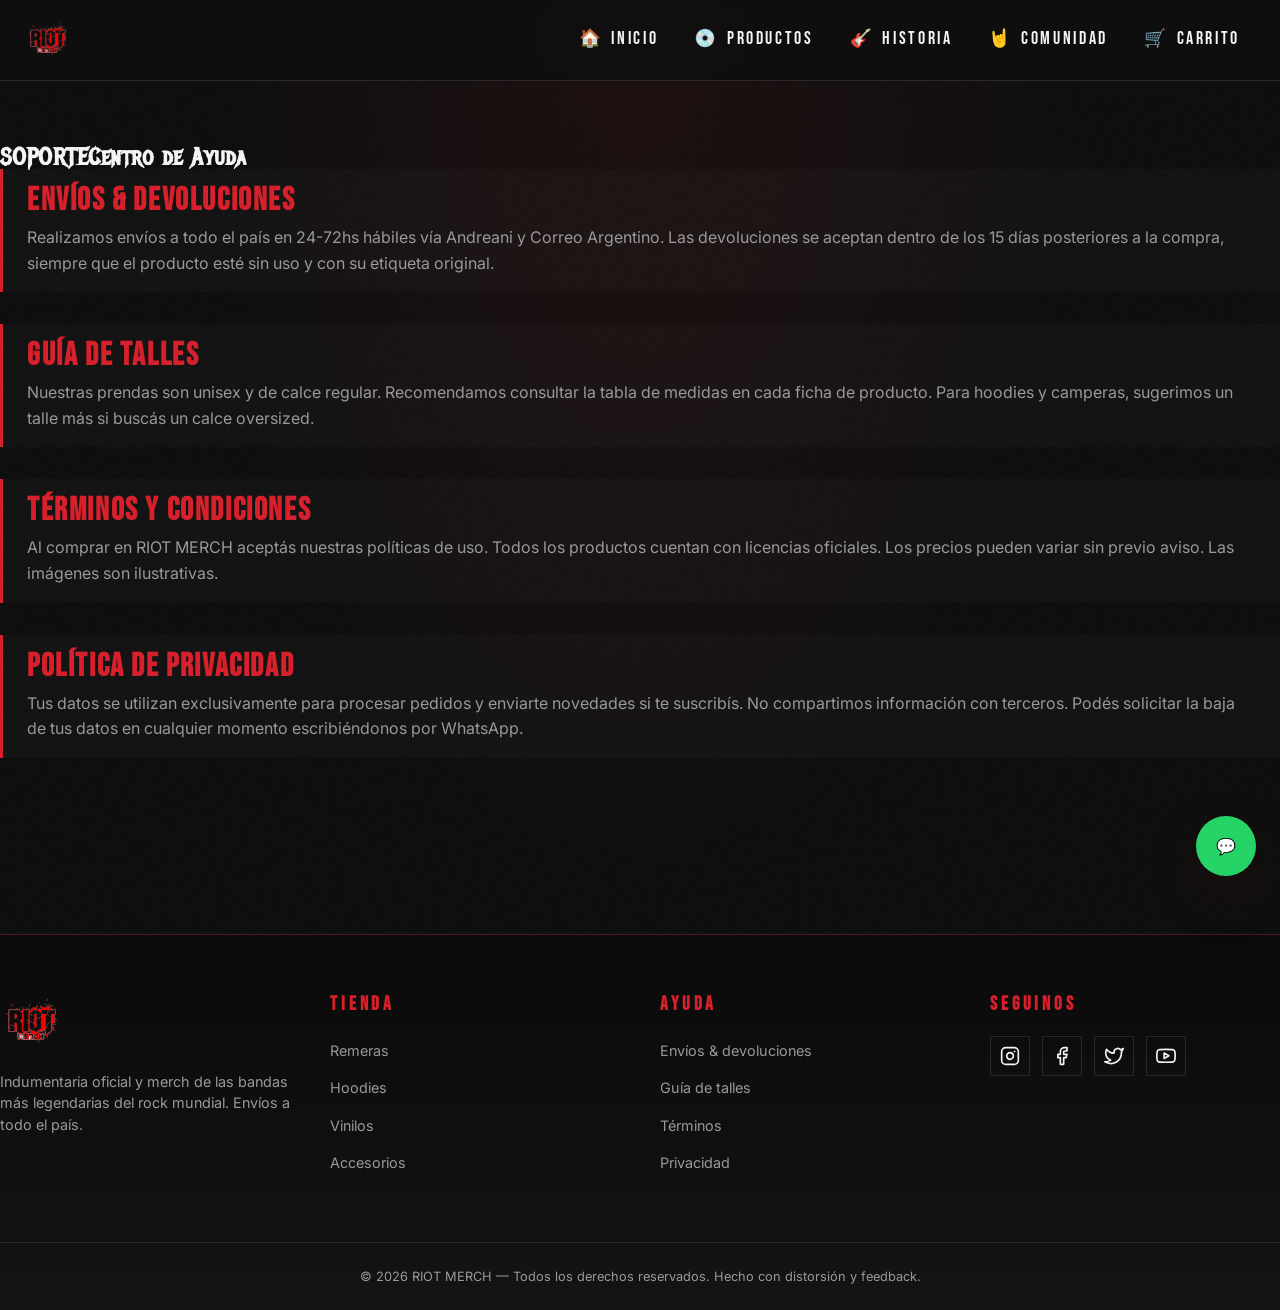
<file: ayuda.html>
<!DOCTYPE html>
<html lang="es">
<head>
<meta charset="UTF-8">
<meta name="viewport" content="width=device-width, initial-scale=1.0">
<title>Ayuda — RIOT MERCH</title>
<meta name="description" content="Información sobre envíos, devoluciones, guía de talles, términos y privacidad de RIOT MERCH.">
<link rel="preconnect" href="https://fonts.googleapis.com">
<link href="https://fonts.googleapis.com/css2?family=Bebas+Neue&family=Metal+Mania&family=Special+Elite&display=swap" rel="stylesheet">
<link rel="stylesheet" href="css/styles.css">
</head>
<body>
<header class="nav">
  <div class="container nav-inner">
    <a href="index.html"><img src="images/logo.png" alt="Riot Merch logo" class="nav-logo"></a>
    <nav class="nav-links">
      <a class="nav-link" data-page="index.html" href="index.html">🏠 <span class="label">Inicio</span></a>
      <a class="nav-link" data-page="productos.html" href="productos.html">💿 <span class="label">Productos</span></a>
      <a class="nav-link" data-page="historia.html" href="historia.html">🎸 <span class="label">Historia</span></a>
      <a class="nav-link" data-page="comunidad.html" href="comunidad.html">🤘 <span class="label">Comunidad</span></a>
      <a class="nav-link" data-page="carrito.html" href="carrito.html" style="position:relative">🛒 <span class="label">Carrito</span>
        <span id="cart-badge" class="cart-badge" style="display:none;position:absolute;top:-6px;right:-10px"></span>
      </a>
    </nav>
  </div>
</header>
<section class="container block">
  <h1 class="section-title"><span class="kicker">SOPORTE</span>Centro de Ayuda</h1>

  <article id="envios" class="help-block">
    <h2>Envíos & devoluciones</h2>
    <p>Realizamos envíos a todo el país en 24-72hs hábiles vía Andreani y Correo Argentino. Las devoluciones se aceptan dentro de los 15 días posteriores a la compra, siempre que el producto esté sin uso y con su etiqueta original.</p>
  </article>

  <article id="talles" class="help-block">
    <h2>Guía de talles</h2>
    <p>Nuestras prendas son unisex y de calce regular. Recomendamos consultar la tabla de medidas en cada ficha de producto. Para hoodies y camperas, sugerimos un talle más si buscás un calce oversized.</p>
  </article>

  <article id="terminos" class="help-block">
    <h2>Términos y condiciones</h2>
    <p>Al comprar en RIOT MERCH aceptás nuestras políticas de uso. Todos los productos cuentan con licencias oficiales. Los precios pueden variar sin previo aviso. Las imágenes son ilustrativas.</p>
  </article>

  <article id="privacidad" class="help-block">
    <h2>Política de privacidad</h2>
    <p>Tus datos se utilizan exclusivamente para procesar pedidos y enviarte novedades si te suscribís. No compartimos información con terceros. Podés solicitar la baja de tus datos en cualquier momento escribiéndonos por WhatsApp.</p>
  </article>
</section>

<footer class="foot">
  <div class="container foot-grid">
    <div>
      <img src="images/logo.png" alt="Riot Merch" style="height:64px;margin-bottom:1rem">
      <p style="color:var(--muted);font-size:.9rem">Indumentaria oficial y merch de las bandas más legendarias del rock mundial. Envíos a todo el país.</p>
    </div>
    <div>
      <h4>Tienda</h4>
      <ul class="foot-links">
        <li><a href="productos.html?cat=Remeras">Remeras</a></li>
        <li><a href="productos.html?cat=Hoodies">Hoodies</a></li>
        <li><a href="productos.html?cat=Vinilos">Vinilos</a></li>
        <li><a href="productos.html?cat=Accesorios">Accesorios</a></li>
      </ul>
    </div>
    <div>
      <h4>Ayuda</h4>
      <ul class="foot-links">
        <li><a href="ayuda.html#envios">Envíos & devoluciones</a></li>
        <li><a href="ayuda.html#talles">Guía de talles</a></li>
        <li><a href="ayuda.html#terminos">Términos</a></li>
        <li><a href="ayuda.html#privacidad">Privacidad</a></li>
      </ul>
    </div>
    <div>
      <h4>Seguinos</h4>
      <div class="socials">
        <a href="https://instagram.com" target="_blank" rel="noopener" aria-label="Instagram" title="Instagram">
          <svg xmlns="http://www.w3.org/2000/svg" width="20" height="20" viewBox="0 0 24 24" fill="none" stroke="currentColor" stroke-width="2" stroke-linecap="round" stroke-linejoin="round"><rect x="2" y="2" width="20" height="20" rx="5" ry="5"/><path d="M16 11.37A4 4 0 1 1 12.63 8 4 4 0 0 1 16 11.37z"/><line x1="17.5" y1="6.5" x2="17.51" y2="6.5"/></svg>
        </a>
        <a href="https://facebook.com" target="_blank" rel="noopener" aria-label="Facebook" title="Facebook">
          <svg xmlns="http://www.w3.org/2000/svg" width="20" height="20" viewBox="0 0 24 24" fill="none" stroke="currentColor" stroke-width="2" stroke-linecap="round" stroke-linejoin="round"><path d="M18 2h-3a5 5 0 0 0-5 5v3H7v4h3v8h4v-8h3l1-4h-4V7a1 1 0 0 1 1-1h3z"/></svg>
        </a>
        <a href="https://twitter.com" target="_blank" rel="noopener" aria-label="Twitter" title="Twitter">
          <svg xmlns="http://www.w3.org/2000/svg" width="20" height="20" viewBox="0 0 24 24" fill="none" stroke="currentColor" stroke-width="2" stroke-linecap="round" stroke-linejoin="round"><path d="M23 3a10.9 10.9 0 0 1-3.14 1.53 4.48 4.48 0 0 0-7.86 3v1A10.66 10.66 0 0 1 3 4s-4 9 5 13a11.64 11.64 0 0 1-7 2c9 5 20 0 20-11.5a4.5 4.5 0 0 0-.08-.83A7.72 7.72 0 0 0 23 3z"/></svg>
        </a>
        <a href="https://youtube.com" target="_blank" rel="noopener" aria-label="YouTube" title="YouTube">
          <svg xmlns="http://www.w3.org/2000/svg" width="20" height="20" viewBox="0 0 24 24" fill="none" stroke="currentColor" stroke-width="2" stroke-linecap="round" stroke-linejoin="round"><path d="M22.54 6.42a2.78 2.78 0 0 0-1.94-2C18.88 4 12 4 12 4s-6.88 0-8.6.46a2.78 2.78 0 0 0-1.94 2A29 29 0 0 0 1 11.75a29 29 0 0 0 .46 5.33A2.78 2.78 0 0 0 3.4 19c1.72.46 8.6.46 8.6.46s6.88 0 8.6-.46a2.78 2.78 0 0 0 1.94-2 29 29 0 0 0 .46-5.25 29 29 0 0 0-.46-5.33z"/><polygon points="9.75 15.02 15.5 11.75 9.75 8.48 9.75 15.02"/></svg>
        </a>
      </div>
    </div>
  </div>
  <p class="copy">© <span class="year"></span> RIOT MERCH — Todos los derechos reservados. Hecho con distorsión y feedback.</p>
</footer>

<a class="wa-fab" href="https://wa.me/5491100000000?text=Hola%20RIOT%20MERCH%2C%20quiero%20info!" target="_blank" rel="noopener" aria-label="WhatsApp">💬</a>
<script>document.querySelectorAll(".year").forEach(e => e.textContent = new Date().getFullYear());</script>
<script src="js/main.js"></script>
</body>
</html>
</file>
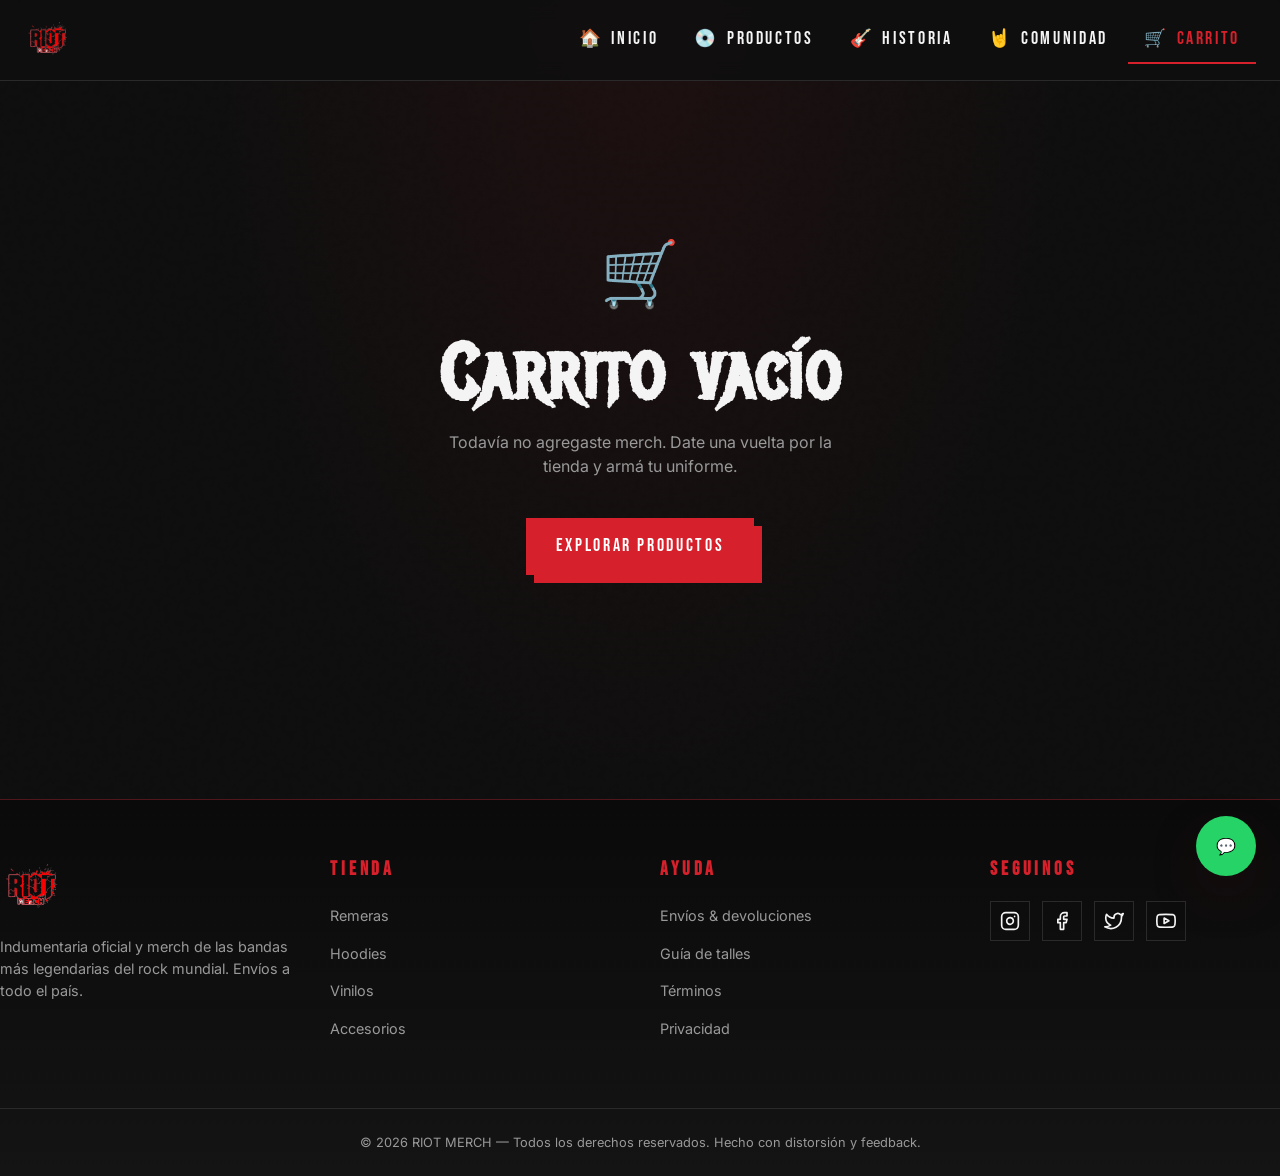
<file: carrito.html>
<!doctype html>
<html lang="es">
<head>
<meta charset="UTF-8">
<meta name="viewport" content="width=device-width,initial-scale=1">
<title>Carrito — RIOT MERCH</title>
<meta name="description" content="Tu carrito de compras en RIOT MERCH.">
<link rel="stylesheet" href="css/styles.css">
</head>
<body>

<header class="nav">
  <div class="container nav-inner">
    <a href="index.html"><img src="images/logo.png" alt="Riot Merch logo" class="nav-logo"></a>
    <nav class="nav-links">
      <a class="nav-link" data-page="index.html" href="index.html">🏠 <span class="label">Inicio</span></a>
      <a class="nav-link" data-page="productos.html" href="productos.html">💿 <span class="label">Productos</span></a>
      <a class="nav-link" data-page="historia.html" href="historia.html">🎸 <span class="label">Historia</span></a>
      <a class="nav-link" data-page="comunidad.html" href="comunidad.html">🤘 <span class="label">Comunidad</span></a>
      <a class="nav-link" data-page="carrito.html" href="carrito.html" style="position:relative">🛒 <span class="label">Carrito</span>
        <span id="cart-badge" class="cart-badge" style="display:none;position:absolute;top:-6px;right:-10px"></span>
      </a>
    </nav>
  </div>
</header>

<section class="block container" id="cart-wrap"></section>

<footer class="foot">
  <div class="container foot-grid">
    <div>
      <img src="images/logo.png" alt="Riot Merch" style="height:64px;margin-bottom:1rem">
      <p style="color:var(--muted);font-size:.9rem">Indumentaria oficial y merch de las bandas más legendarias del rock mundial. Envíos a todo el país.</p>
    </div>
    <div>
      <h4>Tienda</h4>
      <ul class="foot-links">
        <li><a href="productos.html?cat=Remeras">Remeras</a></li>
        <li><a href="productos.html?cat=Hoodies">Hoodies</a></li>
        <li><a href="productos.html?cat=Vinilos">Vinilos</a></li>
        <li><a href="productos.html?cat=Accesorios">Accesorios</a></li>
      </ul>
    </div>
    <div>
      <h4>Ayuda</h4>
      <ul class="foot-links">
        <li><a href="ayuda.html#envios">Envíos & devoluciones</a></li>
        <li><a href="ayuda.html#talles">Guía de talles</a></li>
        <li><a href="ayuda.html#terminos">Términos</a></li>
        <li><a href="ayuda.html#privacidad">Privacidad</a></li>
      </ul>
    </div>
    <div>
      <h4>Seguinos</h4>
      <div class="socials">
        <a href="https://instagram.com" target="_blank" rel="noopener" aria-label="Instagram" title="Instagram">
          <svg xmlns="http://www.w3.org/2000/svg" width="20" height="20" viewBox="0 0 24 24" fill="none" stroke="currentColor" stroke-width="2" stroke-linecap="round" stroke-linejoin="round"><rect x="2" y="2" width="20" height="20" rx="5" ry="5"/><path d="M16 11.37A4 4 0 1 1 12.63 8 4 4 0 0 1 16 11.37z"/><line x1="17.5" y1="6.5" x2="17.51" y2="6.5"/></svg>
        </a>
        <a href="https://facebook.com" target="_blank" rel="noopener" aria-label="Facebook" title="Facebook">
          <svg xmlns="http://www.w3.org/2000/svg" width="20" height="20" viewBox="0 0 24 24" fill="none" stroke="currentColor" stroke-width="2" stroke-linecap="round" stroke-linejoin="round"><path d="M18 2h-3a5 5 0 0 0-5 5v3H7v4h3v8h4v-8h3l1-4h-4V7a1 1 0 0 1 1-1h3z"/></svg>
        </a>
        <a href="https://twitter.com" target="_blank" rel="noopener" aria-label="Twitter" title="Twitter">
          <svg xmlns="http://www.w3.org/2000/svg" width="20" height="20" viewBox="0 0 24 24" fill="none" stroke="currentColor" stroke-width="2" stroke-linecap="round" stroke-linejoin="round"><path d="M23 3a10.9 10.9 0 0 1-3.14 1.53 4.48 4.48 0 0 0-7.86 3v1A10.66 10.66 0 0 1 3 4s-4 9 5 13a11.64 11.64 0 0 1-7 2c9 5 20 0 20-11.5a4.5 4.5 0 0 0-.08-.83A7.72 7.72 0 0 0 23 3z"/></svg>
        </a>
        <a href="https://youtube.com" target="_blank" rel="noopener" aria-label="YouTube" title="YouTube">
          <svg xmlns="http://www.w3.org/2000/svg" width="20" height="20" viewBox="0 0 24 24" fill="none" stroke="currentColor" stroke-width="2" stroke-linecap="round" stroke-linejoin="round"><path d="M22.54 6.42a2.78 2.78 0 0 0-1.94-2C18.88 4 12 4 12 4s-6.88 0-8.6.46a2.78 2.78 0 0 0-1.94 2A29 29 0 0 0 1 11.75a29 29 0 0 0 .46 5.33A2.78 2.78 0 0 0 3.4 19c1.72.46 8.6.46 8.6.46s6.88 0 8.6-.46a2.78 2.78 0 0 0 1.94-2 29 29 0 0 0 .46-5.25 29 29 0 0 0-.46-5.33z"/><polygon points="9.75 15.02 15.5 11.75 9.75 8.48 9.75 15.02"/></svg>
        </a>
      </div>
    </div>
  </div>
  <p class="copy">© <span class="year"></span> RIOT MERCH — Todos los derechos reservados. Hecho con distorsión y feedback.</p>
</footer>

<a class="wa-fab" href="https://wa.me/5491100000000" target="_blank" rel="noopener" aria-label="WhatsApp">💬</a>

<script>document.querySelectorAll(".year").forEach(e => e.textContent = new Date().getFullYear());</script>
<script src="js/main.js"></script>
<script src="js/carrito.js"></script>
</body>
</html>
</file>
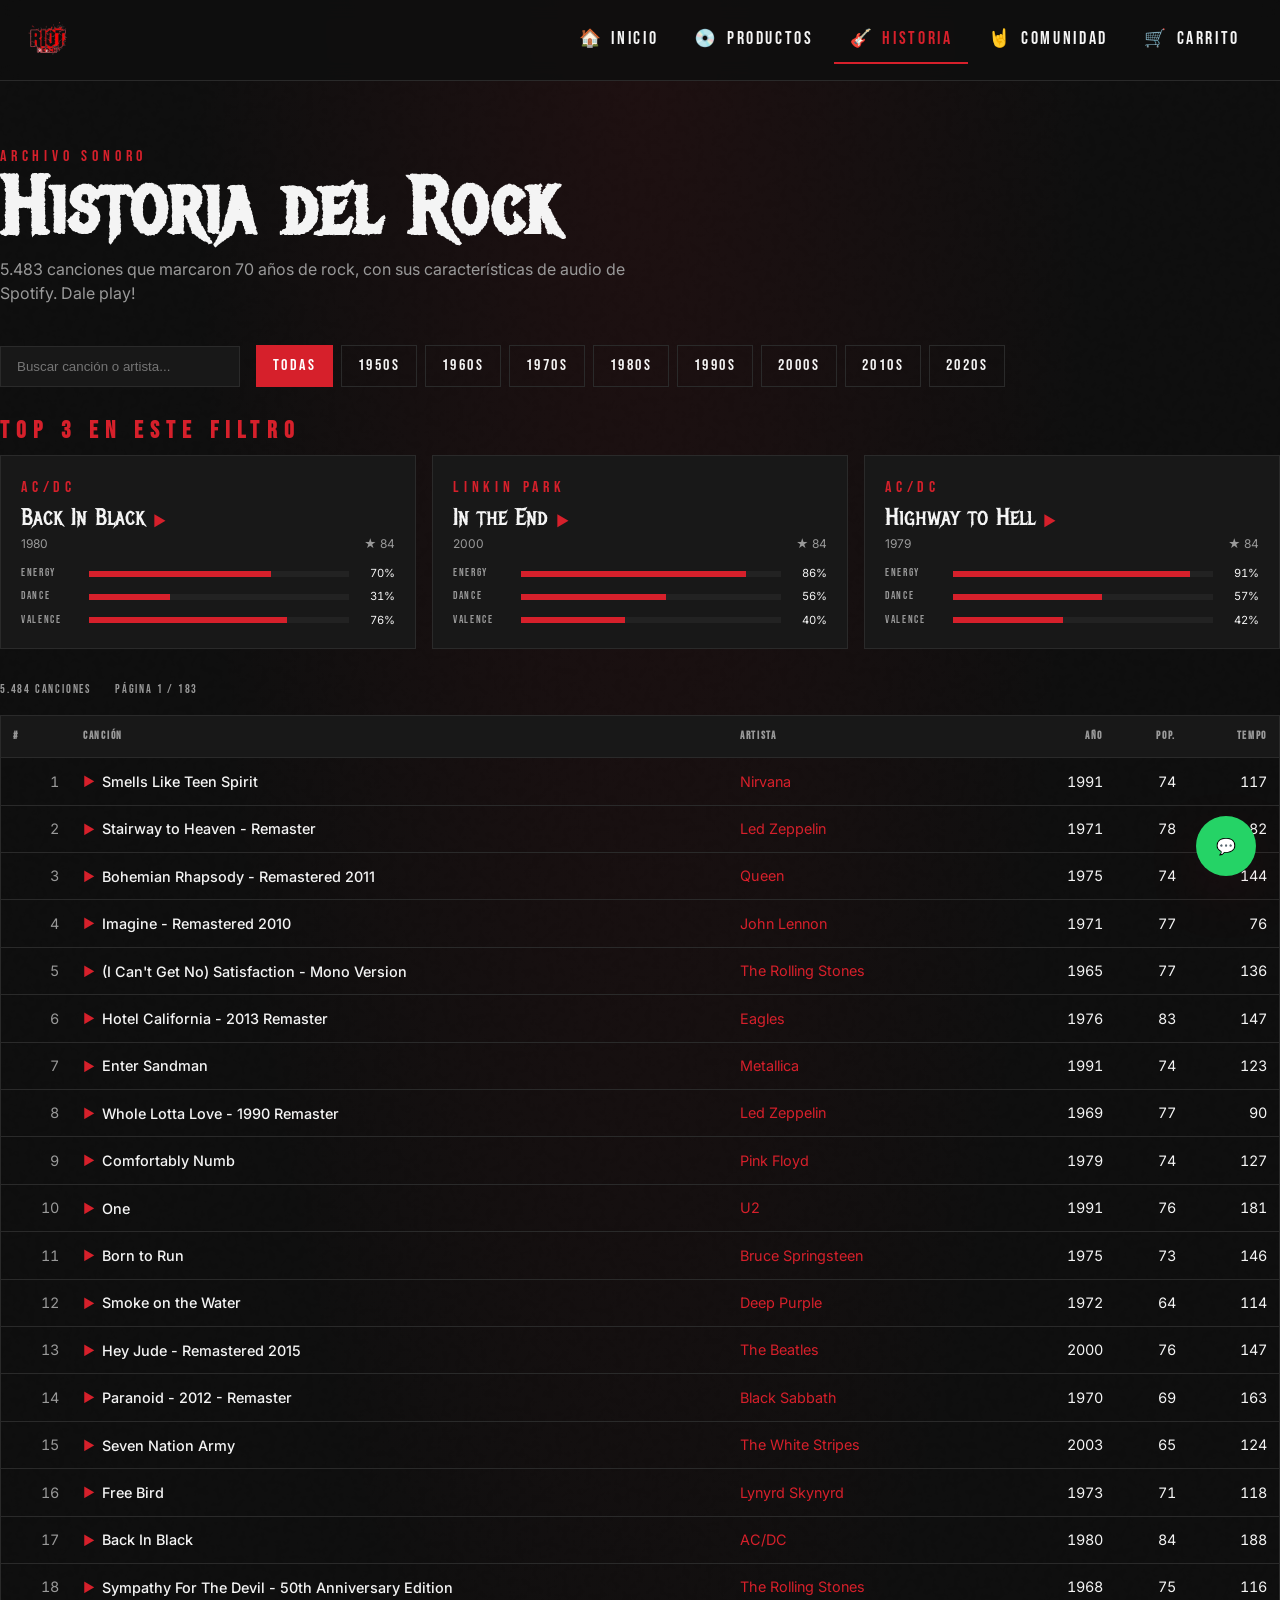
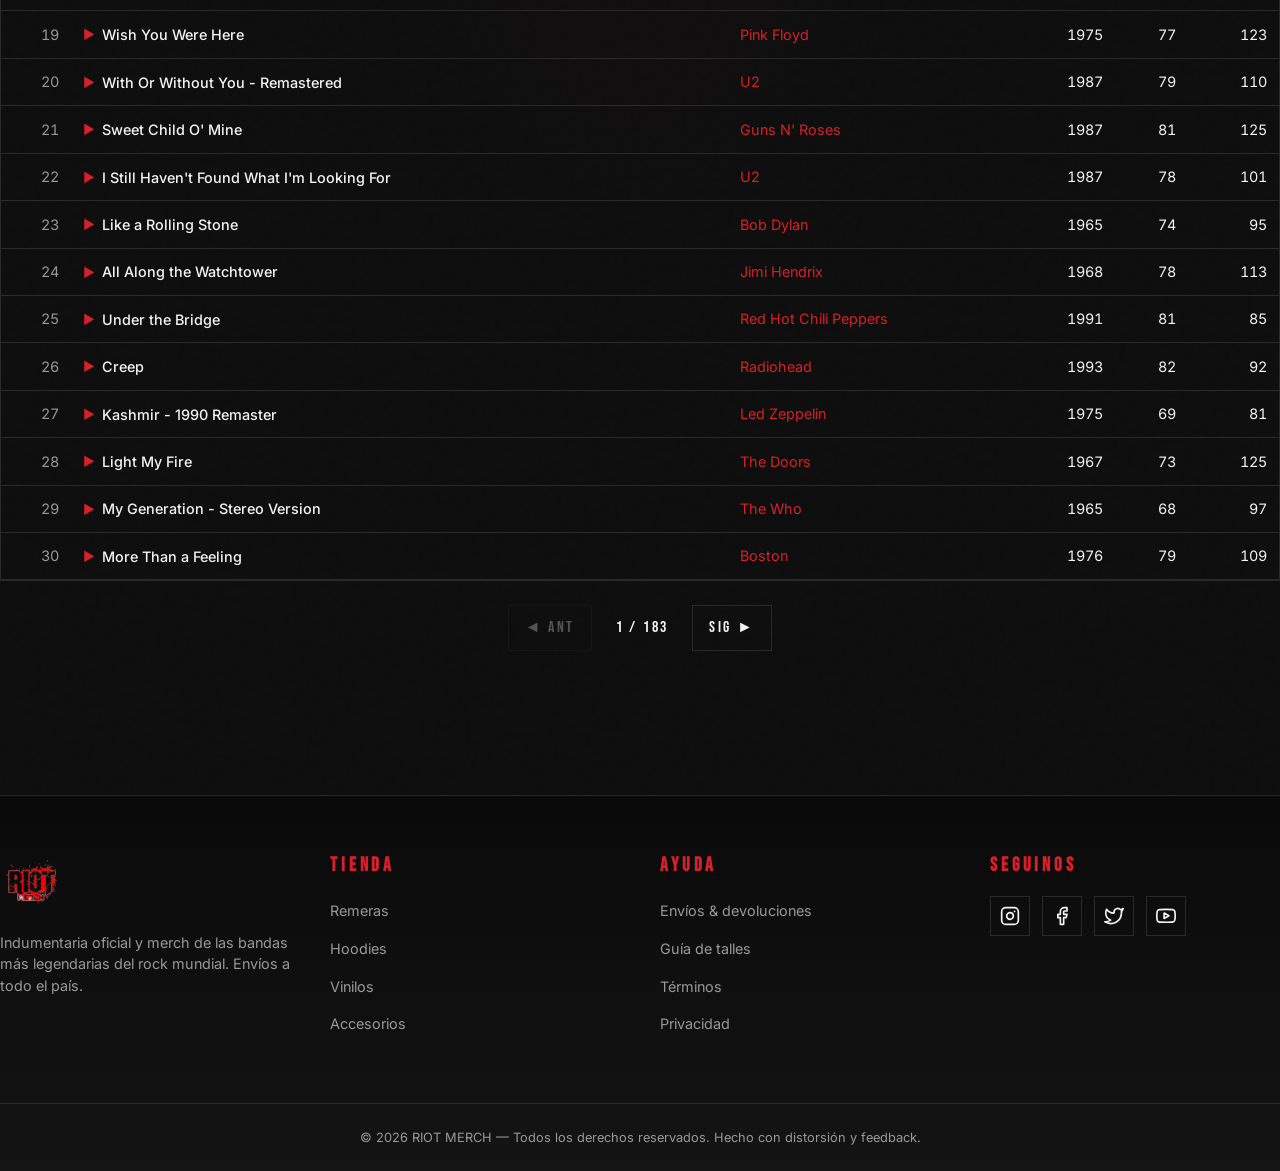
<file: historia.html>
<!doctype html>
<html lang="es">
<head>
<meta charset="UTF-8">
<meta name="viewport" content="width=device-width,initial-scale=1">
<title>Historia del Rock — RIOT MERCH</title>
<meta name="description" content="5.483 canciones que marcaron 70 años de rock con sus características de audio de Spotify. Datos en vivo.">
<link rel="stylesheet" href="css/styles.css">
<style>
  .hist-table{width:100%;border-collapse:collapse;font-size:.9rem}
  .hist-table th,.hist-table td{padding:.75rem;border-bottom:1px solid var(--border);text-align:left}
  .hist-table th{font-family:'Bebas Neue', sans-serif;letter-spacing:.15em;font-size:.7rem;color:var(--muted);text-transform:uppercase;background:var(--bg-2)}
  .hist-table tr:hover{background:var(--bg-2)}
  .hist-table td.num,.hist-table th.num{text-align:right;font-variant-numeric:tabular-nums}
  .hist-table .artist{color:var(--blood)}
  .bar-row{display:flex;align-items:center;gap:.5rem;font-size:.7rem;margin-top:.4rem}
  .bar-row .lbl{width:60px;color:var(--muted);font-family:'Bebas Neue', sans-serif;letter-spacing:.15em;text-transform:uppercase}
  .bar-row .bar{flex:1;height:6px;background:#222;overflow:hidden}
  .bar-row .bar > i{display:block;height:100%;background:var(--blood)}
  .bar-row .pct{width:38px;text-align:right;font-variant-numeric:tabular-nums}
  .feat-grid{display:grid;grid-template-columns:repeat(auto-fit,minmax(260px,1fr));gap:1rem;margin-bottom:2rem}
  .feat-card{background:var(--bg-2);border:1px solid var(--border);padding:1.25rem;transition:border-color .2s}
  .feat-card:hover{border-color:var(--blood)}
  .pager{display:flex;justify-content:center;align-items:center;gap:.5rem;margin-top:1.5rem}
  .pager button{font-family:'Bebas Neue', sans-serif;letter-spacing:.15em;padding:.6rem 1rem;border:1px solid var(--border);background:transparent;color:inherit;cursor:pointer}
  .pager button:hover:not(:disabled){border-color:var(--blood)}
  .pager button:disabled{opacity:.3;cursor:not-allowed}
  .stats-row{display:flex;flex-wrap:wrap;gap:1.5rem;margin-bottom:1rem;font-family:'Bebas Neue', sans-serif;letter-spacing:.15em;font-size:.75rem;color:var(--muted);text-transform:uppercase}
  .table-wrap{border:1px solid var(--border);overflow-x:auto}
  .loader{display:flex;justify-content:center;align-items:center;gap:.5rem;padding:4rem;color:var(--muted)}
  .spin{display:inline-block;width:18px;height:18px;border:2px solid var(--muted);border-top-color:var(--blood);border-radius:50%;animation:sp 1s linear infinite}
  .hp-spin{display:inline-block;width:10px;height:10px;border:2px solid var(--muted);border-top-color:var(--blood);border-radius:50%;animation:sp 1s linear infinite;vertical-align:middle}
  @keyframes sp{to{transform:rotate(360deg)}}
</style>
</head>
<body>

<header class="nav">
  <div class="container nav-inner">
    <a href="index.html"><img src="images/logo.png" alt="Riot Merch logo" class="nav-logo"></a>
    <nav class="nav-links">
      <a class="nav-link" data-page="index.html" href="index.html">🏠 <span class="label">Inicio</span></a>
      <a class="nav-link" data-page="productos.html" href="productos.html">💿 <span class="label">Productos</span></a>
      <a class="nav-link" data-page="historia.html" href="historia.html">🎸 <span class="label">Historia</span></a>
      <a class="nav-link" data-page="comunidad.html" href="comunidad.html">🤘 <span class="label">Comunidad</span></a>
      <a class="nav-link" data-page="carrito.html" href="carrito.html" style="position:relative">🛒 <span class="label">Carrito</span>
        <span id="cart-badge" class="cart-badge" style="display:none;position:absolute;top:-6px;right:-10px"></span>
      </a>
    </nav>
  </div>
</header>

<section class="block container">
  <header style="margin-bottom:2.5rem">
    <p class="eyebrow">ARCHIVO SONORO</p>
    <h1 style="font-size:clamp(2.5rem,7vw,5rem)">Historia del Rock</h1>
    <p style="color:var(--muted);max-width:640px;margin-top:.5rem">5.483 canciones que marcaron 70 años de rock, con sus características de audio de Spotify. Dale play!</p>
  </header>

  <div id="hist-status" class="loader"><span class="spin"></span> Cargando archivo...</div>

  <div id="hist-content" style="display:none">
    <div class="filters">
      <input id="hist-search" type="search" placeholder="Buscar canción o artista...">
      <div id="hist-decades" style="display:flex;flex-wrap:wrap;gap:.5rem"></div>
    </div>

    <h2 class="eyebrow" style="margin:1.5rem 0 .75rem">TOP 3 EN ESTE FILTRO</h2>
    <div id="hist-featured" class="feat-grid"></div>

    <div id="hist-stats" class="stats-row"></div>

    <div class="table-wrap">
      <table class="hist-table">
        <thead>
          <tr>
            <th>#</th><th>Canción</th><th>Artista</th>
            <th class="num">Año</th><th class="num">Pop.</th><th class="num">Tempo</th>
          </tr>
        </thead>
        <tbody id="hist-tbody"></tbody>
      </table>
    </div>

    <div class="pager">
      <button id="hist-prev">◄ ANT</button>
      <span id="hist-pageinfo" style="font-family:'Bebas Neue', sans-serif;letter-spacing:.15em;padding:0 1rem"></span>
      <button id="hist-next">SIG ►</button>
    </div>
  </div>
</section>

<footer class="foot">
  <div class="container foot-grid">
    <div>
      <img src="images/logo.png" alt="Riot Merch" style="height:64px;margin-bottom:1rem">
      <p style="color:var(--muted);font-size:.9rem">Indumentaria oficial y merch de las bandas más legendarias del rock mundial. Envíos a todo el país.</p>
    </div>
    <div>
      <h4>Tienda</h4>
      <ul class="foot-links">
        <li><a href="productos.html?cat=Remeras">Remeras</a></li>
        <li><a href="productos.html?cat=Hoodies">Hoodies</a></li>
        <li><a href="productos.html?cat=Vinilos">Vinilos</a></li>
        <li><a href="productos.html?cat=Accesorios">Accesorios</a></li>
      </ul>
    </div>
    <div>
      <h4>Ayuda</h4>
      <ul class="foot-links">
        <li><a href="ayuda.html#envios">Envíos & devoluciones</a></li>
        <li><a href="ayuda.html#talles">Guía de talles</a></li>
        <li><a href="ayuda.html#terminos">Términos</a></li>
        <li><a href="ayuda.html#privacidad">Privacidad</a></li>
      </ul>
    </div>
    <div>
      <h4>Seguinos</h4>
      <div class="socials">
        <a href="https://instagram.com" target="_blank" rel="noopener" aria-label="Instagram"><svg xmlns="http://www.w3.org/2000/svg" width="20" height="20" viewBox="0 0 24 24" fill="none" stroke="currentColor" stroke-width="2" stroke-linecap="round" stroke-linejoin="round"><rect x="2" y="2" width="20" height="20" rx="5" ry="5"/><path d="M16 11.37A4 4 0 1 1 12.63 8 4 4 0 0 1 16 11.37z"/><line x1="17.5" y1="6.5" x2="17.51" y2="6.5"/></svg></a>
        <a href="https://facebook.com" target="_blank" rel="noopener" aria-label="Facebook"><svg xmlns="http://www.w3.org/2000/svg" width="20" height="20" viewBox="0 0 24 24" fill="none" stroke="currentColor" stroke-width="2" stroke-linecap="round" stroke-linejoin="round"><path d="M18 2h-3a5 5 0 0 0-5 5v3H7v4h3v8h4v-8h3l1-4h-4V7a1 1 0 0 1 1-1h3z"/></svg></a>
        <a href="https://twitter.com" target="_blank" rel="noopener" aria-label="Twitter"><svg xmlns="http://www.w3.org/2000/svg" width="20" height="20" viewBox="0 0 24 24" fill="none" stroke="currentColor" stroke-width="2" stroke-linecap="round" stroke-linejoin="round"><path d="M23 3a10.9 10.9 0 0 1-3.14 1.53 4.48 4.48 0 0 0-7.86 3v1A10.66 10.66 0 0 1 3 4s-4 9 5 13a11.64 11.64 0 0 1-7 2c9 5 20 0 20-11.5a4.5 4.5 0 0 0-.08-.83A7.72 7.72 0 0 0 23 3z"/></svg></a>
        <a href="https://youtube.com" target="_blank" rel="noopener" aria-label="YouTube"><svg xmlns="http://www.w3.org/2000/svg" width="20" height="20" viewBox="0 0 24 24" fill="none" stroke="currentColor" stroke-width="2" stroke-linecap="round" stroke-linejoin="round"><path d="M22.54 6.42a2.78 2.78 0 0 0-1.94-2C18.88 4 12 4 12 4s-6.88 0-8.6.46a2.78 2.78 0 0 0-1.94 2A29 29 0 0 0 1 11.75a29 29 0 0 0 .46 5.33A2.78 2.78 0 0 0 3.4 19c1.72.46 8.6.46 8.6.46s6.88 0 8.6-.46a2.78 2.78 0 0 0 1.94-2 29 29 0 0 0 .46-5.25 29 29 0 0 0-.46-5.33z"/><polygon points="9.75 15.02 15.5 11.75 9.75 8.48 9.75 15.02"/></svg></a>
      </div>
    </div>
  </div>
  <p class="copy">© <span class="year"></span> RIOT MERCH — Todos los derechos reservados. Hecho con distorsión y feedback.</p>
</footer>

<a class="wa-fab" href="https://wa.me/5491100000000" target="_blank" rel="noopener" aria-label="WhatsApp">💬</a>

<script>document.querySelectorAll(".year").forEach(e => e.textContent = new Date().getFullYear());</script>
<script src="js/main.js"></script>
<script src="js/rock-data.js"></script>
<script src="js/historia.js"></script>
</body>
</html>
</file>
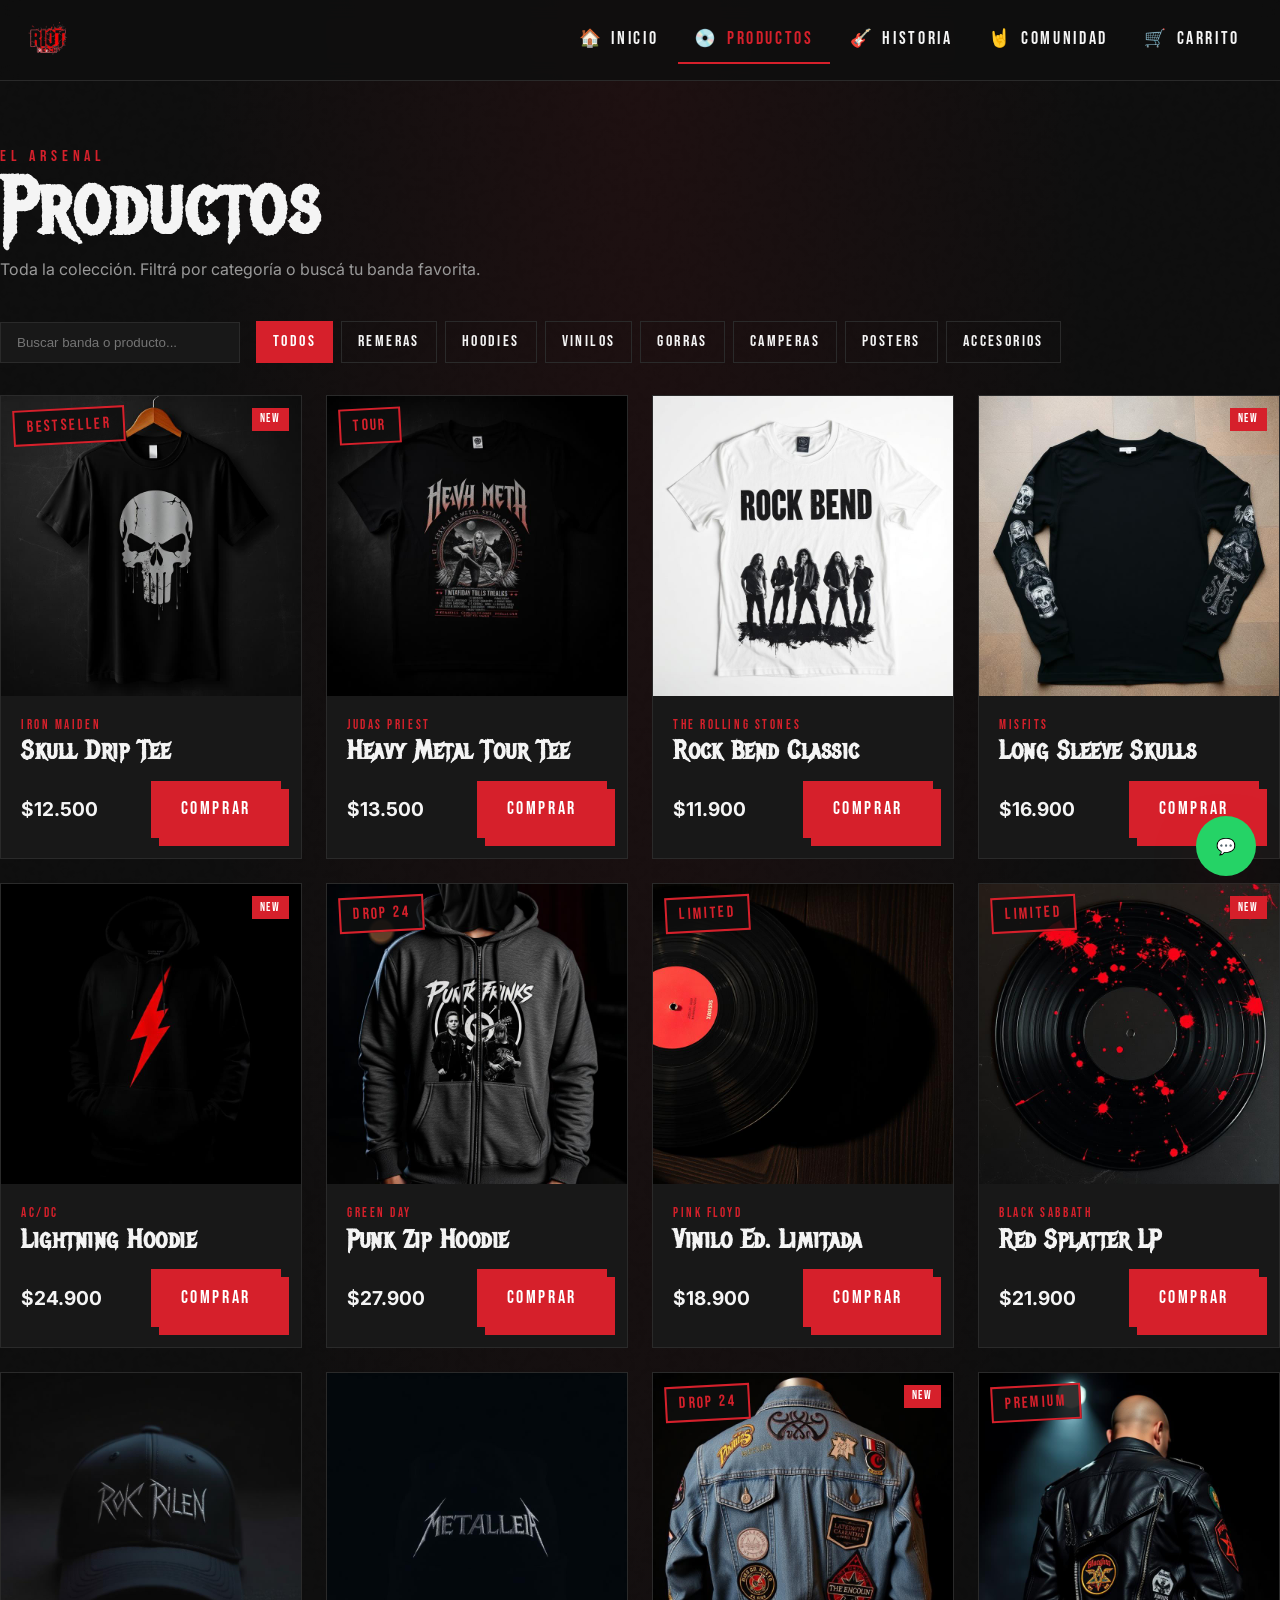
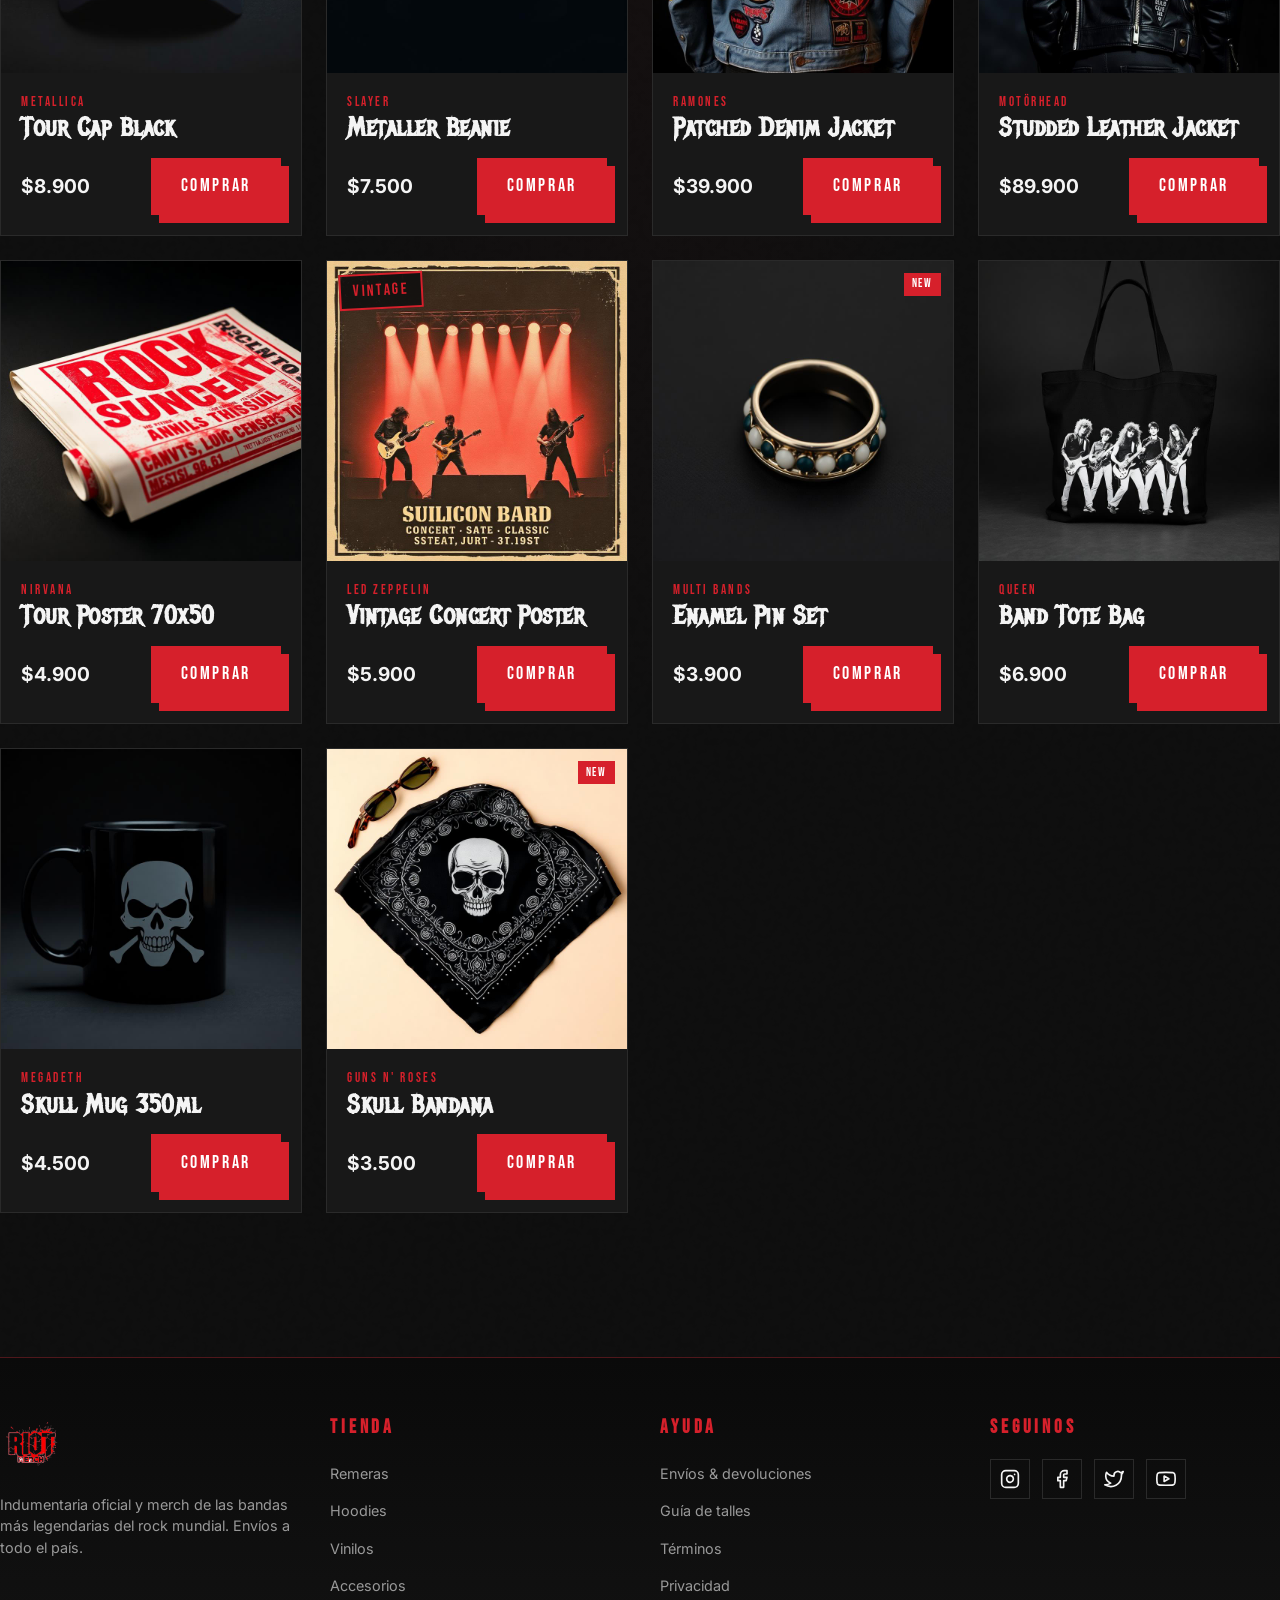
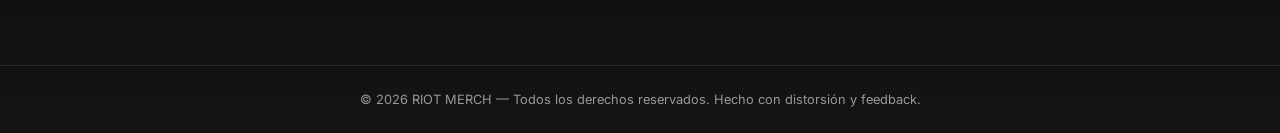
<file: productos.html>
<!doctype html>
<html lang="es">
<head>
<meta charset="UTF-8">
<meta name="viewport" content="width=device-width,initial-scale=1">
<title>Productos — RIOT MERCH</title>
<meta name="description" content="Toda la colección de merch oficial de bandas de rock: remeras, hoodies, vinilos, gorras, camperas y posters.">
<link rel="stylesheet" href="css/styles.css">
</head>
<body>

<header class="nav">
  <div class="container nav-inner">
    <a href="index.html"><img src="images/logo.png" alt="Riot Merch logo" class="nav-logo"></a>
    <nav class="nav-links">
      <a class="nav-link" data-page="index.html" href="index.html">🏠 <span class="label">Inicio</span></a>
      <a class="nav-link" data-page="productos.html" href="productos.html">💿 <span class="label">Productos</span></a>
      <a class="nav-link" data-page="historia.html" href="historia.html">🎸 <span class="label">Historia</span></a>
      <a class="nav-link" data-page="comunidad.html" href="comunidad.html">🤘 <span class="label">Comunidad</span></a>
      <a class="nav-link" data-page="carrito.html" href="carrito.html" style="position:relative">🛒 <span class="label">Carrito</span>
        <span id="cart-badge" class="cart-badge" style="display:none;position:absolute;top:-6px;right:-10px"></span>
      </a>
    </nav>
  </div>
</header>

<section class="block container">
  <header style="margin-bottom:2.5rem">
    <p class="eyebrow">EL ARSENAL</p>
    <h1 style="font-size:clamp(2.5rem,7vw,5rem)">Productos</h1>
    <p style="color:var(--muted);max-width:600px;margin-top:.5rem">Toda la colección. Filtrá por categoría o buscá tu banda favorita.</p>
  </header>

  <div class="filters">
    <input id="search" type="search" placeholder="Buscar banda o producto...">
    <div id="chips" style="display:flex;flex-wrap:wrap;gap:.5rem"></div>
  </div>

  <div class="grid" id="products-grid"></div>
</section>

<footer class="foot">
  <div class="container foot-grid">
    <div>
      <img src="images/logo.png" alt="Riot Merch" style="height:64px;margin-bottom:1rem">
      <p style="color:var(--muted);font-size:.9rem">Indumentaria oficial y merch de las bandas más legendarias del rock mundial. Envíos a todo el país.</p>
    </div>
    <div>
      <h4>Tienda</h4>
      <ul class="foot-links">
        <li><a href="productos.html?cat=Remeras">Remeras</a></li>
        <li><a href="productos.html?cat=Hoodies">Hoodies</a></li>
        <li><a href="productos.html?cat=Vinilos">Vinilos</a></li>
        <li><a href="productos.html?cat=Accesorios">Accesorios</a></li>
      </ul>
    </div>
    <div>
      <h4>Ayuda</h4>
      <ul class="foot-links">
        <li><a href="ayuda.html#envios">Envíos & devoluciones</a></li>
        <li><a href="ayuda.html#talles">Guía de talles</a></li>
        <li><a href="ayuda.html#terminos">Términos</a></li>
        <li><a href="ayuda.html#privacidad">Privacidad</a></li>
      </ul>
    </div>
    <div>
      <h4>Seguinos</h4>
      <div class="socials">
        <a href="https://instagram.com" target="_blank" rel="noopener" aria-label="Instagram" title="Instagram">
          <svg xmlns="http://www.w3.org/2000/svg" width="20" height="20" viewBox="0 0 24 24" fill="none" stroke="currentColor" stroke-width="2" stroke-linecap="round" stroke-linejoin="round"><rect x="2" y="2" width="20" height="20" rx="5" ry="5"/><path d="M16 11.37A4 4 0 1 1 12.63 8 4 4 0 0 1 16 11.37z"/><line x1="17.5" y1="6.5" x2="17.51" y2="6.5"/></svg>
        </a>
        <a href="https://facebook.com" target="_blank" rel="noopener" aria-label="Facebook" title="Facebook">
          <svg xmlns="http://www.w3.org/2000/svg" width="20" height="20" viewBox="0 0 24 24" fill="none" stroke="currentColor" stroke-width="2" stroke-linecap="round" stroke-linejoin="round"><path d="M18 2h-3a5 5 0 0 0-5 5v3H7v4h3v8h4v-8h3l1-4h-4V7a1 1 0 0 1 1-1h3z"/></svg>
        </a>
        <a href="https://twitter.com" target="_blank" rel="noopener" aria-label="Twitter" title="Twitter">
          <svg xmlns="http://www.w3.org/2000/svg" width="20" height="20" viewBox="0 0 24 24" fill="none" stroke="currentColor" stroke-width="2" stroke-linecap="round" stroke-linejoin="round"><path d="M23 3a10.9 10.9 0 0 1-3.14 1.53 4.48 4.48 0 0 0-7.86 3v1A10.66 10.66 0 0 1 3 4s-4 9 5 13a11.64 11.64 0 0 1-7 2c9 5 20 0 20-11.5a4.5 4.5 0 0 0-.08-.83A7.72 7.72 0 0 0 23 3z"/></svg>
        </a>
        <a href="https://youtube.com" target="_blank" rel="noopener" aria-label="YouTube" title="YouTube">
          <svg xmlns="http://www.w3.org/2000/svg" width="20" height="20" viewBox="0 0 24 24" fill="none" stroke="currentColor" stroke-width="2" stroke-linecap="round" stroke-linejoin="round"><path d="M22.54 6.42a2.78 2.78 0 0 0-1.94-2C18.88 4 12 4 12 4s-6.88 0-8.6.46a2.78 2.78 0 0 0-1.94 2A29 29 0 0 0 1 11.75a29 29 0 0 0 .46 5.33A2.78 2.78 0 0 0 3.4 19c1.72.46 8.6.46 8.6.46s6.88 0 8.6-.46a2.78 2.78 0 0 0 1.94-2 29 29 0 0 0 .46-5.25 29 29 0 0 0-.46-5.33z"/><polygon points="9.75 15.02 15.5 11.75 9.75 8.48 9.75 15.02"/></svg>
        </a>
      </div>
    </div>
  </div>
  <p class="copy">© <span class="year"></span> RIOT MERCH — Todos los derechos reservados. Hecho con distorsión y feedback.</p>
</footer>

<a class="wa-fab" href="https://wa.me/5491100000000" target="_blank" rel="noopener" aria-label="WhatsApp">💬</a>

<script>document.querySelectorAll(".year").forEach(e => e.textContent = new Date().getFullYear());</script>
<script src="js/main.js"></script>
<script src="js/productos.js"></script>
<script>
(function(){
  const params = new URLSearchParams(window.location.search);
  const cat = params.get("cat");
  if(cat){
    window.addEventListener("DOMContentLoaded", () => {
      const btn = document.querySelector(`.chip[data-cat="${cat}"]`);
      if(btn) btn.click();
    });
  }
})();
</script>
</body>
</html>
</file>
<file: css/styles.css>
/* ============================================
   RIOT MERCH — Static Site Stylesheet
   Rock / Grunge design system
   ============================================ */

@import url('https://fonts.googleapis.com/css2?family=Bebas+Neue&family=Metal+Mania&family=Inter:wght@300;400;500;600;700&display=swap');

:root {
  --bg: #0f0f0f;
  --bg-2: #181818;
  --fg: #f4f4f4;
  --muted: #999;
  --border: #2a2a2a;
  --blood: #d6202b;
  --blood-deep: #8a1218;
  --blood-glow: #ff3b3b;
  --accent: #ffb800;
  --bone: #f0e9d6;
  --shadow-blood: 0 20px 60px -20px rgba(214,32,43,.6);
  --shadow-hard: 8px 8px 0 var(--blood);
}

* { box-sizing: border-box; margin: 0; padding: 0; }

html { scroll-behavior: smooth; }

body {
  font-family: 'Inter', sans-serif;
  background: var(--bg);
  color: var(--fg);
  line-height: 1.5;
  background-image:
    radial-gradient(ellipse at top, rgba(214,32,43,.08), transparent 50%),
    url("data:image/svg+xml,%3Csvg viewBox='0 0 200 200' xmlns='http://www.w3.org/2000/svg'%3E%3Cfilter id='n'%3E%3CfeTurbulence type='fractalNoise' baseFrequency='0.85' numOctaves='3'/%3E%3CfeColorMatrix values='0 0 0 0 0 0 0 0 0 0 0 0 0 0 0 0 0 0 0.06 0'/%3E%3C/filter%3E%3Crect width='100%25' height='100%25' filter='url(%23n)'/%3E%3C/svg%3E");
  -webkit-font-smoothing: antialiased;
}

img { max-width: 100%; display: block; }
a { color: inherit; text-decoration: none; }
button { font: inherit; cursor: pointer; border: 0; background: none; color: inherit; }

h1, h2, h3, .display { font-family: 'Metal Mania', 'Bebas Neue', sans-serif; letter-spacing: .02em; line-height: 1; }
.stencil { font-family: 'Bebas Neue', sans-serif; letter-spacing: .15em; }

.container { max-width: 1280px; margin: 0 auto; padding: 0 1.5rem; }

/* === NAVBAR === */
.nav {
  position: sticky; top: 0; z-index: 50;
  background: rgba(15,15,15,.85);
  backdrop-filter: blur(10px);
  border-bottom: 1px solid var(--border);
}
.nav-inner { display: flex; align-items: center; justify-content: space-between; height: 80px; }
.nav-logo { height: 48px; animation: flicker 3s infinite; }
.nav-links { display: flex; gap: .25rem; }
.nav-link {
  font-family: 'Bebas Neue', sans-serif; font-size: 1.1rem; letter-spacing: .15em;
  padding: .6rem 1rem; border-bottom: 2px solid transparent;
  display: flex; align-items: center; gap: .5rem; transition: .2s;
}
.nav-link:hover, .nav-link.active { color: var(--blood); border-bottom-color: var(--blood); }
.cart-badge {
  background: var(--blood); color: #fff; font-size: .7rem; font-weight: 700;
  border-radius: 999px; min-width: 1.2rem; height: 1.2rem;
  display: inline-flex; align-items: center; justify-content: center; padding: 0 .35rem;
}

/* === HERO === */
.hero { position: relative; min-height: 90vh; display: flex; align-items: center; overflow: hidden;
  -webkit-mask-image: linear-gradient(to bottom, #000 85%, transparent 100%);
          mask-image: linear-gradient(to bottom, #000 85%, transparent 100%);
}
.hero-bg { position: absolute; inset: 0; width: 100%; height: 100%; object-fit: cover; opacity: .7; }
.hero-overlay { position: absolute; inset: 0; background: linear-gradient(to right, var(--bg), rgba(15,15,15,.7), transparent); }
.hero-content { position: relative; z-index: 2; padding: 5rem 0; }
.stamp {
  display: inline-block; border: 2px solid var(--blood); color: var(--blood);
  padding: .25rem .75rem; transform: rotate(-3deg);
  font-family: 'Bebas Neue', sans-serif; letter-spacing: .15em; animation: flicker 3s infinite;
}
.hero h1 {
  font-size: clamp(3rem, 9vw, 8rem); margin: 1.5rem 0; max-width: 900px;
  text-shadow: 2px 0 var(--blood), -2px 0 rgba(255,184,0,.6);
}
.hero h1 .red { color: var(--blood); }
.hero p { max-width: 540px; font-size: 1.125rem; color: rgba(244,244,244,.85); }

/* === BUTTONS === */
.btn {
  display: inline-block; padding: .85rem 1.75rem;
  font-family: 'Bebas Neue', sans-serif; font-size: 1.1rem; letter-spacing: .15em;
  transition: .2s; border: 2px solid transparent;
}
.btn-blood { background: var(--blood); color: #fff; box-shadow: var(--shadow-hard); }
.btn-blood:hover { background: var(--blood-glow); box-shadow: var(--shadow-blood); }
.btn-ghost { border-color: var(--fg); }
.btn-ghost:hover { background: var(--fg); color: var(--bg); }
.btn-row { display: flex; flex-wrap: wrap; gap: 1rem; margin-top: 2rem; }

/* === MARQUEE === */
.marquee { background: var(--blood); color: #fff; padding: .75rem 0; overflow: hidden; border-block: 2px solid var(--bg); }
.marquee-track { display: flex; white-space: nowrap; animation: marquee 30s linear infinite; }
.marquee span { font-family: 'Bebas Neue', sans-serif; letter-spacing: .3em; font-size: 1.1rem; margin: 0 2rem; }

/* === SECTIONS === */
section.block { padding: 4rem 0; }
.section-head { display: flex; align-items: end; justify-content: space-between; border-bottom: 1px solid rgba(214,32,43,.4); padding-bottom: .75rem; margin-bottom: 2rem; }
.eyebrow { font-family: 'Bebas Neue', sans-serif; letter-spacing: .3em; color: var(--blood); }
.section-head h2 { font-size: clamp(2.5rem, 6vw, 5rem); }

/* === TRUST === */
.trust { display: grid; grid-template-columns: repeat(auto-fit, minmax(220px,1fr)); gap: 1.5rem; padding: 3rem 0; text-align: center; }
.trust > div { border: 1px solid var(--border); padding: 1.5rem; transition: .2s; }
.trust > div:hover { border-color: var(--blood); }
.trust-icon { color: var(--blood); font-size: 2rem; margin-bottom: .75rem; }
.trust .stencil { font-size: 1rem; }
.trust small { display: block; color: var(--muted); margin-top: .25rem; }

/* === GRID PRODUCTS === */
.grid { display: grid; gap: 1.5rem; grid-template-columns: repeat(auto-fill, minmax(260px, 1fr)); }
.card {
  position: relative; background: var(--bg-2); border: 1px solid var(--border);
  transition: .3s; overflow: hidden;
}
.card:hover { border-color: var(--blood); transform: translateY(-2px); }
.card-img { aspect-ratio: 1/1; overflow: hidden; background: #000; }
.card-img img { width: 100%; height: 100%; object-fit: cover; transition: transform .5s; }
.card:hover .card-img img { transform: scale(1.08); }
.card-body { padding: 1.25rem; }
.card-band { font-family: 'Bebas Neue', sans-serif; letter-spacing: .2em; color: var(--blood); font-size: .8rem; }
.card-name { font-family: 'Metal Mania', sans-serif; font-size: 1.6rem; margin-top: .25rem; line-height: 1; }
.card-foot { display: flex; justify-content: space-between; align-items: center; margin-top: 1rem; }
.price { font-size: 1.2rem; font-weight: 700; }
.tag-new { position: absolute; top: .75rem; right: .75rem; background: var(--blood); color: #fff; padding: .15rem .5rem; font-family: 'Bebas Neue', sans-serif; letter-spacing: .15em; font-size: .75rem; z-index: 2; }
.tag-stamp { position: absolute; top: .75rem; left: .75rem; z-index: 2; background: rgba(15,15,15,.85); }

/* === FILTERS === */
.filters { display: flex; flex-wrap: wrap; gap: 1rem; margin-bottom: 2rem; align-items: center; }
.filters input[type="search"] {
  flex: 0 0 auto; min-width: 240px; padding: .75rem 1rem;
  background: var(--bg-2); border: 1px solid var(--border); color: var(--fg);
}
.filters input[type="search"]:focus { outline: 0; border-color: var(--blood); }
.chip {
  font-family: 'Bebas Neue', sans-serif; letter-spacing: .15em;
  padding: .5rem 1rem; border: 1px solid var(--border); transition: .2s;
}
.chip:hover { border-color: var(--blood); }
.chip.active { background: var(--blood); border-color: var(--blood); color: #fff; }

/* === SPOTIFY === */
.spotify-wrap { border: 2px solid var(--blood); box-shadow: var(--shadow-blood); }
.spotify-wrap iframe { display: block; width: 100%; height: 380px; border: 0; }

/* === REVIEWS === */
.reviews { display: grid; gap: 1.5rem; grid-template-columns: repeat(auto-fit, minmax(240px,1fr)); }
.review { background: var(--bg-2); border: 1px solid var(--border); padding: 1.5rem; transition: .2s; }
.review:hover { border-color: var(--blood); transform: translateY(-3px); }
.stars { color: var(--blood); margin-bottom: .5rem; letter-spacing: .15em; }
.review p { font-style: italic; margin-bottom: 1rem; opacity: .9; }
.review footer { font-family: 'Bebas Neue', sans-serif; letter-spacing: .15em; font-size: .9rem; }
.review footer .name { color: var(--blood); }

/* === CTA === */
.cta { padding: 3rem 1.5rem; text-align: center;
  background: linear-gradient(135deg, var(--blood-deep), var(--blood) 50%, var(--blood-glow));
  box-shadow: var(--shadow-blood);
}
.cta h2 { color: #fff; font-size: clamp(2rem, 5vw, 3.5rem); }
.cta p { color: rgba(255,255,255,.9); margin: 1rem auto; max-width: 480px; }
.cta-form { display: flex; gap: .75rem; max-width: 460px; margin: 1.5rem auto 0; flex-wrap: wrap; }
.cta-form input { flex: 1 1 220px; padding: .85rem 1rem; background: var(--bg); color: var(--fg); border: 2px solid var(--bg); }
.cta-form input:focus { outline: 0; border-color: var(--accent); }
.cta-form button { background: var(--bg); color: var(--fg); padding: .85rem 1.5rem; font-family: 'Bebas Neue', sans-serif; letter-spacing: .15em; transition: .2s; }
.cta-form button:hover { background: var(--fg); color: var(--bg); }

/* === CART === */
.cart-grid { display: grid; gap: 2.5rem; grid-template-columns: 1fr; }
@media (min-width: 900px) { .cart-grid { grid-template-columns: 2fr 1fr; } }
.cart-item { display: flex; gap: 1rem; background: var(--bg-2); border: 1px solid var(--border); padding: 1rem; margin-bottom: 1rem; transition: .2s; }
.cart-item:hover { border-color: var(--blood); }
.cart-item img { width: 110px; height: 110px; object-fit: cover; }
.cart-item-info { flex: 1; }
.qty { display: inline-flex; border: 1px solid var(--border); }
.qty button { padding: .4rem .6rem; transition: .2s; }
.qty button:hover { background: var(--blood); color: #fff; }
.qty span { padding: .4rem 1rem; font-family: 'Bebas Neue', sans-serif; }
.icon-btn { background: none; color: var(--muted); }
.icon-btn:hover { color: var(--blood); }
.summary { background: var(--bg-2); border: 2px solid var(--blood); padding: 1.5rem; box-shadow: var(--shadow-blood); height: fit-content; }
.summary h2 { font-size: 2rem; margin-bottom: 1rem; }
.row { display: flex; justify-content: space-between; padding: .35rem 0; color: var(--muted); }
.row.total { border-top: 1px solid var(--border); padding-top: 1rem; margin-top: .75rem; color: var(--fg); font-family: 'Metal Mania', sans-serif; font-size: 1.8rem; }
.row.total .price { color: var(--blood); }
.btn-block { width: 100%; margin-top: 1.5rem; padding: 1rem; font-size: 1.1rem; }

/* === FOOTER === */
.foot { background: linear-gradient(180deg, #0a0a0a, #141414); border-top: 1px solid rgba(214,32,43,.3); margin-top: 5rem; }
.foot-grid { display: grid; gap: 2.5rem; grid-template-columns: repeat(auto-fit, minmax(200px,1fr)); padding: 3.5rem 0; }
.foot h4 { font-family: 'Bebas Neue', sans-serif; letter-spacing: .2em; color: var(--blood); margin-bottom: 1rem; font-size: 1.2rem; }
.foot ul { list-style: none; }
.foot li { color: var(--muted); padding: .25rem 0; font-size: .9rem; }
.socials { display: flex; gap: .75rem; }
.socials a { display: inline-flex; align-items: center; justify-content: center; width: 40px; height: 40px; border: 1px solid var(--border); transition: .2s; }
.socials a:hover { border-color: var(--blood); color: var(--blood); }
.copy { border-top: 1px solid var(--border); padding: 1.5rem; text-align: center; color: var(--muted); font-size: .8rem; }

/* === WHATSAPP FAB === */
.wa-fab {
  position: fixed; bottom: 1.5rem; right: 1.5rem; z-index: 60;
  background: #25D366; color: #000;
  width: 60px; height: 60px; border-radius: 999px;
  display: flex; align-items: center; justify-content: center;
  box-shadow: var(--shadow-blood); transition: .2s;
  animation: pulse 2s infinite;
}
.wa-fab:hover { transform: scale(1.1); }

/* === TOAST === */
.toast { position: fixed; bottom: 6rem; right: 1.5rem; z-index: 100;
  background: var(--bg-2); border-left: 4px solid var(--blood);
  padding: 1rem 1.25rem; box-shadow: var(--shadow-blood);
  transform: translateX(120%); transition: transform .3s;
}
.toast.show { transform: translateX(0); }
.toast strong { color: var(--blood); display: block; font-family: 'Bebas Neue', sans-serif; letter-spacing: .15em; }

/* === EMPTY === */
.empty { text-align: center; padding: 5rem 1rem; }
.empty-icon { color: var(--blood); font-size: 4rem; margin-bottom: 1rem; }

/* === ANIMATIONS === */
@keyframes flicker { 0%,100%{opacity:1} 45%{opacity:1} 50%{opacity:.6} 55%{opacity:1} }
@keyframes marquee { from{transform:translateX(0)} to{transform:translateX(-50%)} }
@keyframes pulse { 0%,100%{box-shadow:0 0 0 0 rgba(214,32,43,.6)} 50%{box-shadow:0 0 0 16px rgba(214,32,43,0)} }
@keyframes fadeUp { from{opacity:0; transform:translateY(20px)} to{opacity:1; transform:translateY(0)} }
.fade-up { animation: fadeUp .6s ease-out both; }

/* responsive */
@media (max-width: 640px) {
  .nav-link span.label { display: none; }
  .section-head { flex-direction: column; align-items: flex-start; gap: .5rem; }
}


/* Footer links */
.foot-links { list-style: none; padding: 0; margin: 0; }
.foot-links li { margin-bottom: .5rem; }
.foot-links a { color: var(--muted); font-size: .9rem; text-decoration: none; transition: color .2s; }
.foot-links a:hover { color: var(--blood); }
.socials a svg { display: block; }

.help-block { border-left: 3px solid var(--blood); padding: 1rem 1.5rem; margin-bottom: 2rem; background: rgba(255,255,255,0.02); }
.help-block h2 { font-family: 'Bebas Neue', sans-serif; font-size: 2rem; color: var(--blood); margin-bottom: .5rem; letter-spacing: .05em; }
.help-block p { color: var(--muted); line-height: 1.6; }

/* ============ FAN VIDEOS ============ */
.fan-grid { display: grid; grid-template-columns: repeat(auto-fill, minmax(300px, 1fr)); gap: 1.5rem; }
.fan-card { border: 2px solid var(--border, #2a2a2a); background: var(--card, #0e0e0e); transition: border-color .2s, transform .2s; }
.fan-card:hover { border-color: var(--blood); }
.fan-media { position: relative; aspect-ratio: 16/9; background: #000; overflow: hidden; cursor: pointer; }
.fan-thumb { width: 100%; height: 100%; object-fit: cover; opacity: .8; transition: opacity .3s, transform .5s; display: block; }
.fan-card:hover .fan-thumb { opacity: 1; transform: scale(1.05); }
.fan-overlay { position: absolute; inset: 0; display: flex; align-items: center; justify-content: center; background: rgba(0,0,0,.25); transition: background .2s; }
.fan-card:hover .fan-overlay { background: rgba(0,0,0,.15); }
.fan-play { background: var(--blood); color: #fff; width: 70px; height: 70px; border-radius: 50%; display: inline-flex; align-items: center; justify-content: center; font-size: 28px; box-shadow: 0 0 30px rgba(220,38,38,.5); transition: transform .2s; }
.fan-card:hover .fan-play { transform: scale(1.1); }
.fan-active .fan-overlay, .fan-active .fan-thumb, .fan-active .fan-tag { display: none; }
.fan-tag { position: absolute; top: .75rem; left: .75rem; background: var(--blood); color: #fff; font-family: 'Bebas Neue', sans-serif; letter-spacing: .15em; font-size: .75rem; padding: .25rem .6rem; }
.fan-body { padding: 1.25rem; }
.fan-band { font-family: 'Bebas Neue', sans-serif; letter-spacing: .25em; color: var(--blood); font-size: .85rem; margin: 0; }
.fan-name { font-family: 'Bebas Neue', sans-serif; font-size: 1.6rem; margin: .25rem 0 .25rem; letter-spacing: .03em; }
.fan-loc { color: var(--muted); font-size: .9rem; margin: 0 0 .75rem; }
.fan-prod { font-size: .8rem; padding-top: .75rem; border-top: 1px solid var(--border, #2a2a2a); margin: 0; color: var(--muted); }
.fan-prod span { color: #eee; }
.fan-hero { position: relative; padding: 4rem 0; border-bottom: 1px solid var(--border, #2a2a2a); background: linear-gradient(135deg, rgba(220,38,38,.18), transparent 60%); }
</file>
